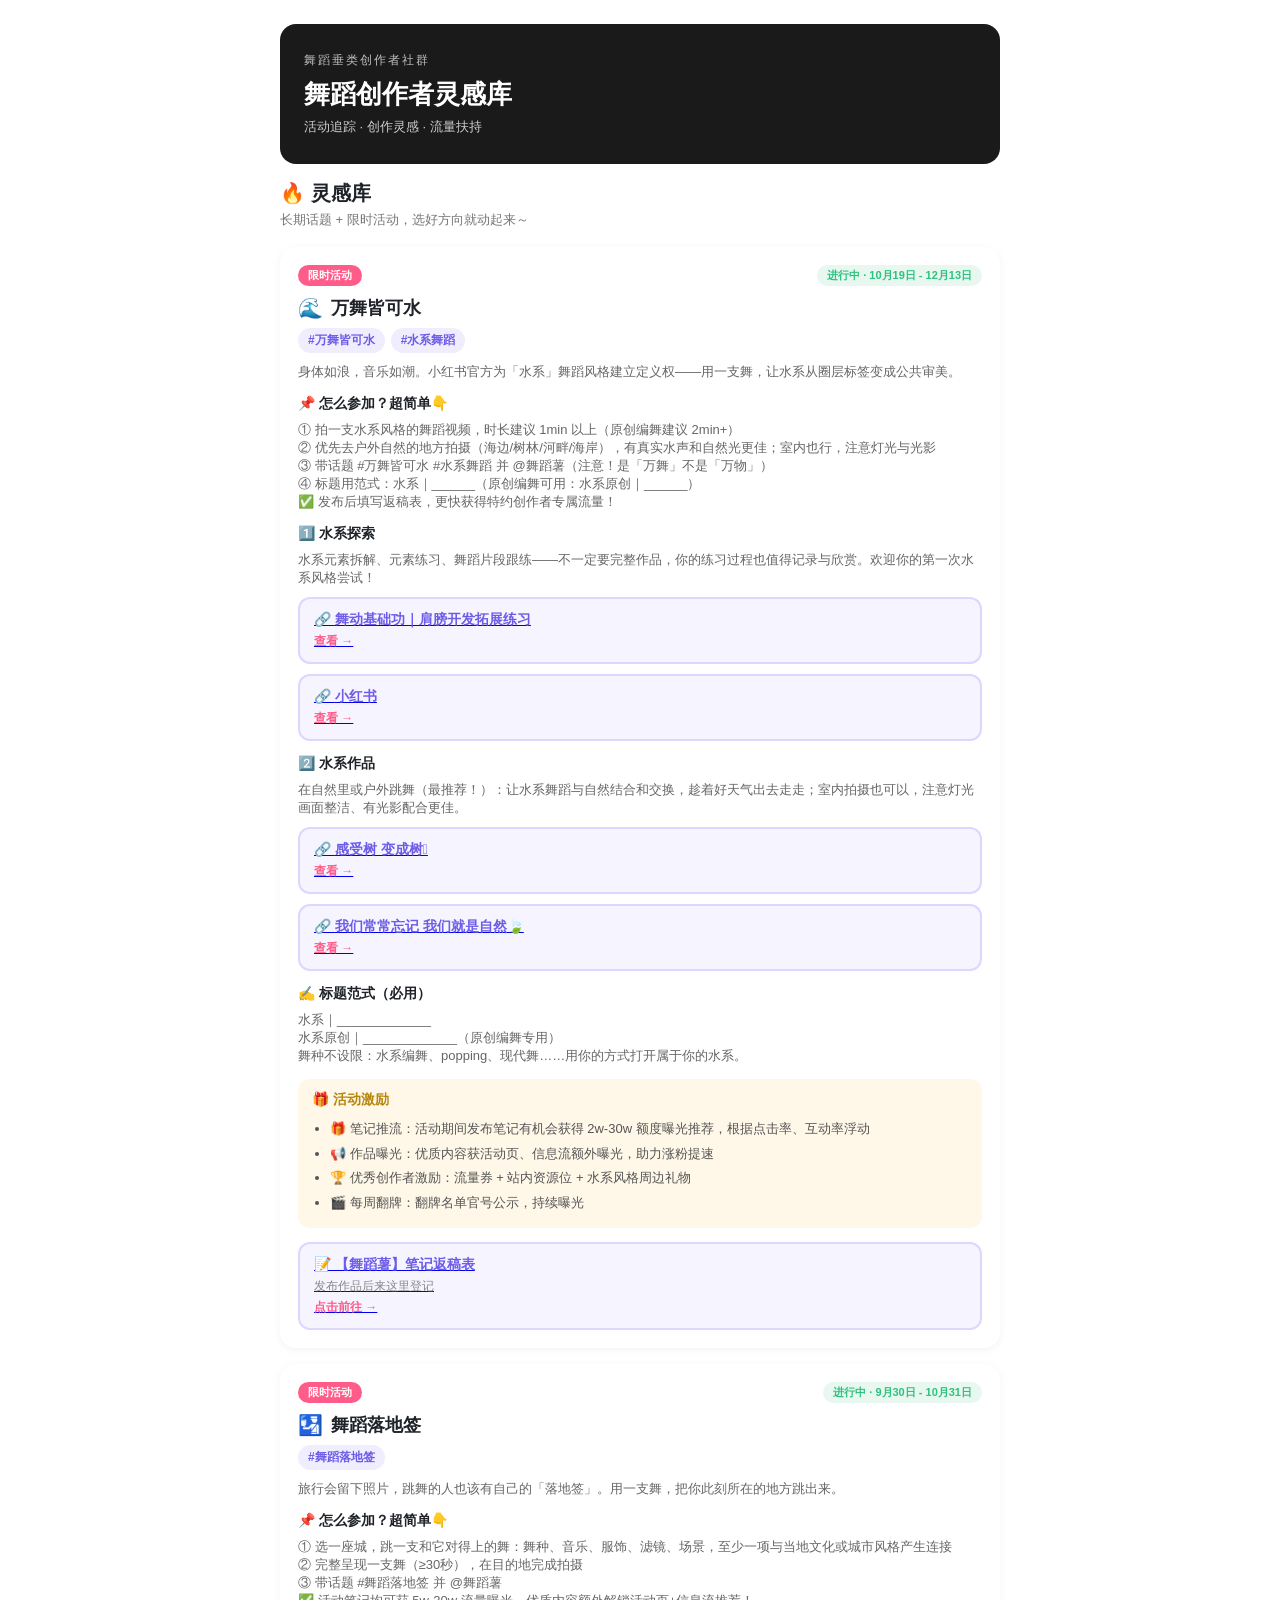
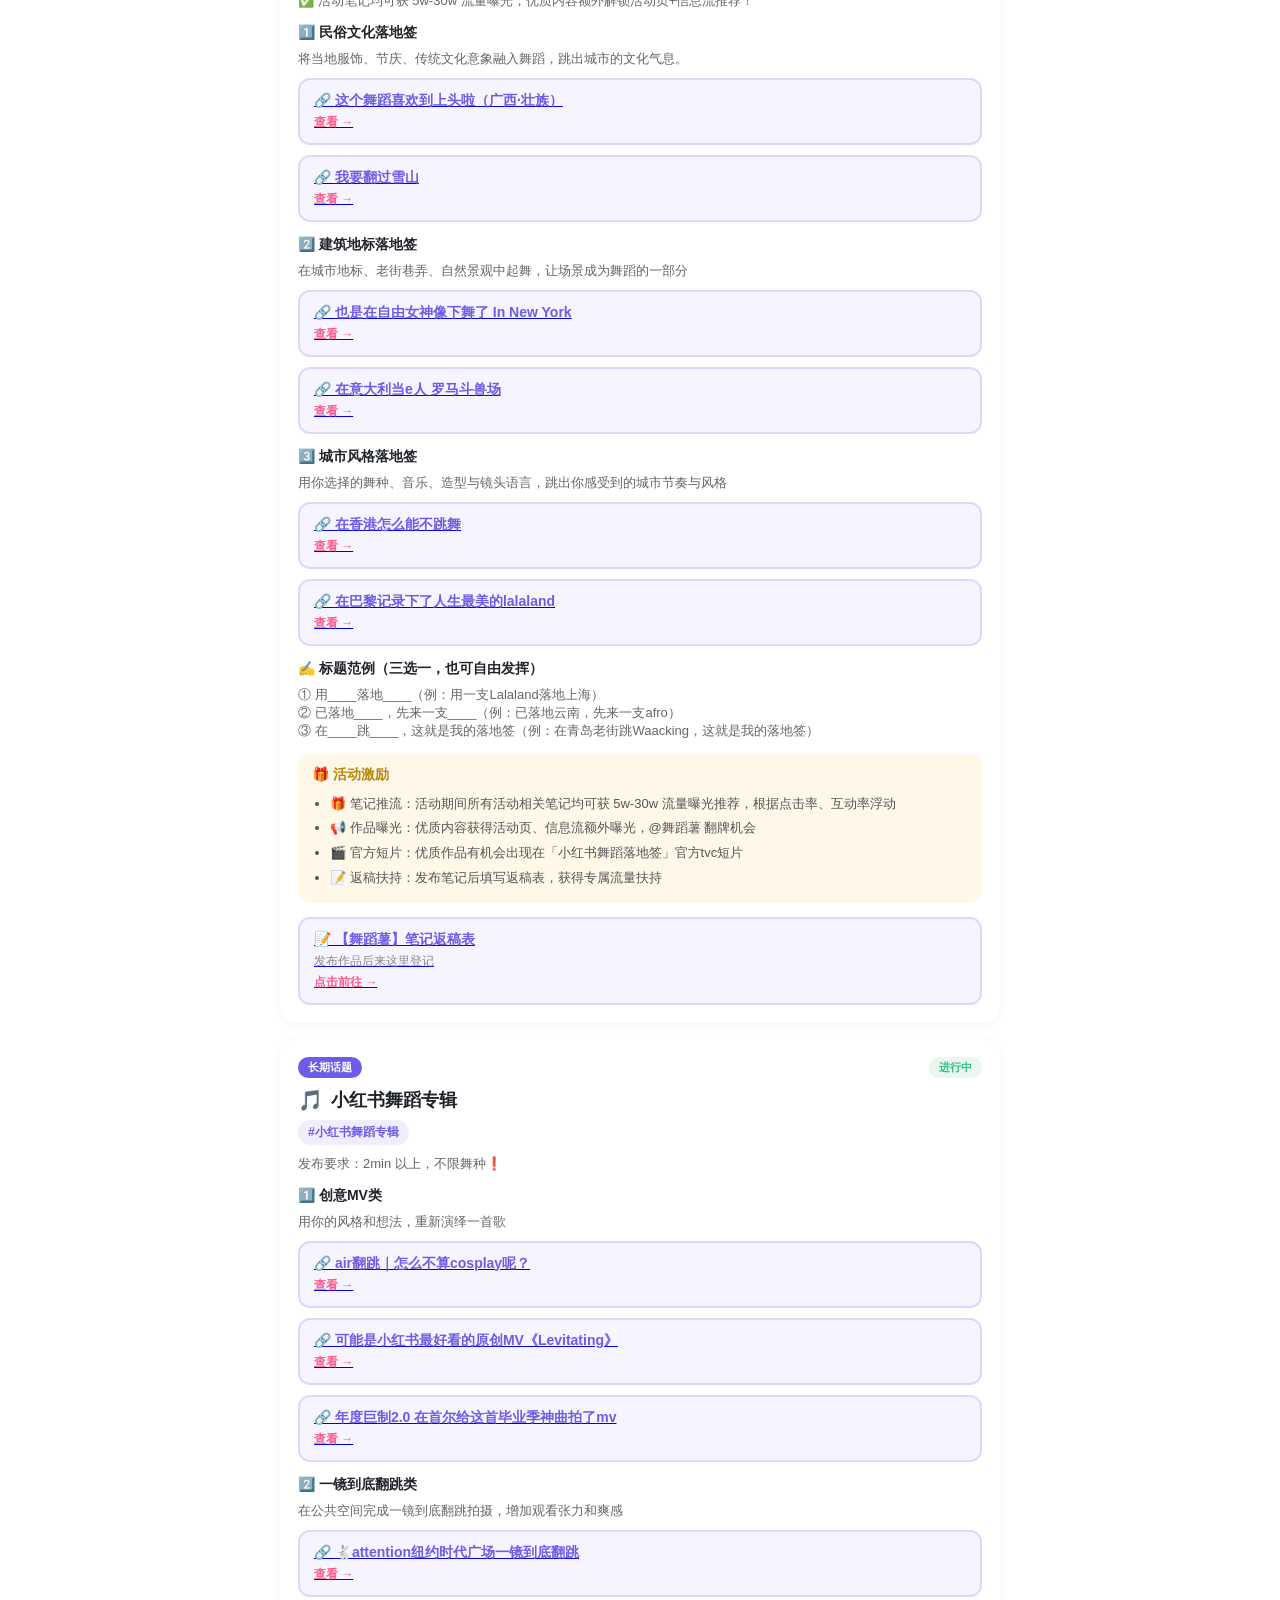
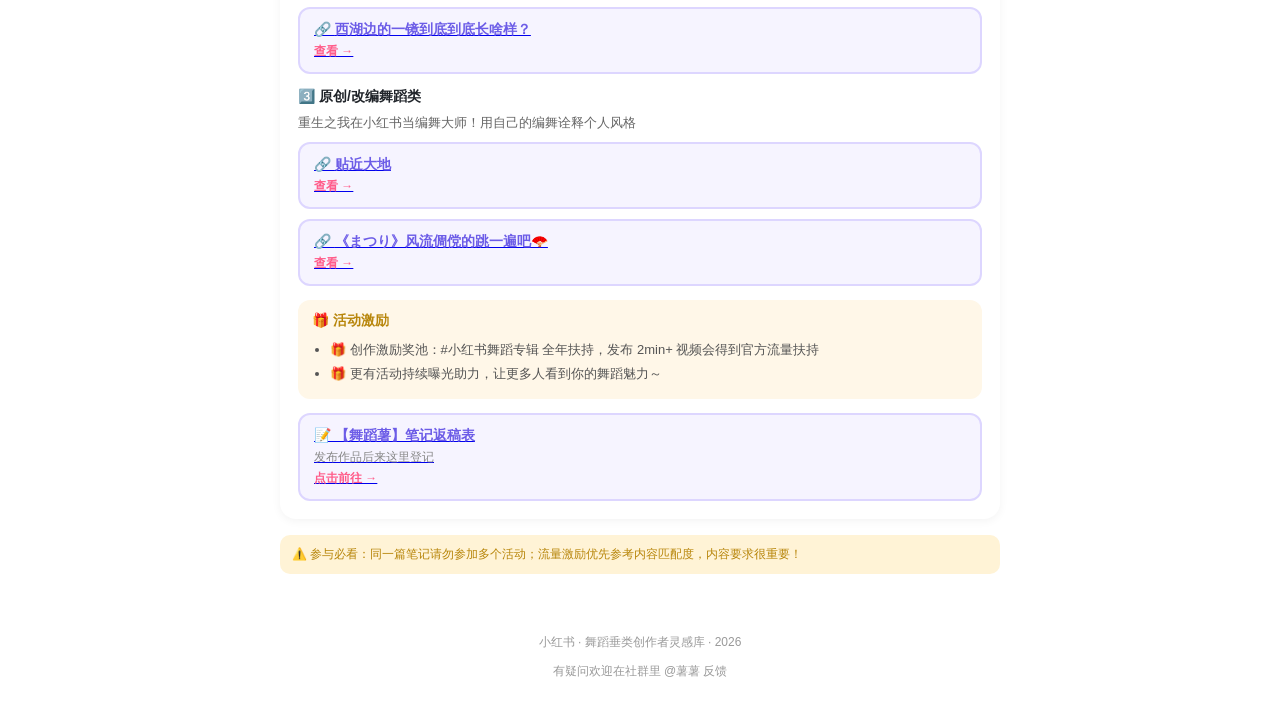
<file: index.html>
<!DOCTYPE html>
<html lang="zh-CN">
<head>
  <meta charset="UTF-8" />
  <meta name="viewport" content="width=device-width, initial-scale=1.0, viewport-fit=cover" />
  <title>舞蹈垂类创作者灵感库</title>
  <script type="module" crossorigin src="./assets/index.standalone-DanceHub2026v4.js"></script>
  <link rel="stylesheet" crossorigin href="./assets/style-BnEIqj7z.css">
</head>
<body>
  <div id="miniapp-root"></div>
</body>
</html>
</file>
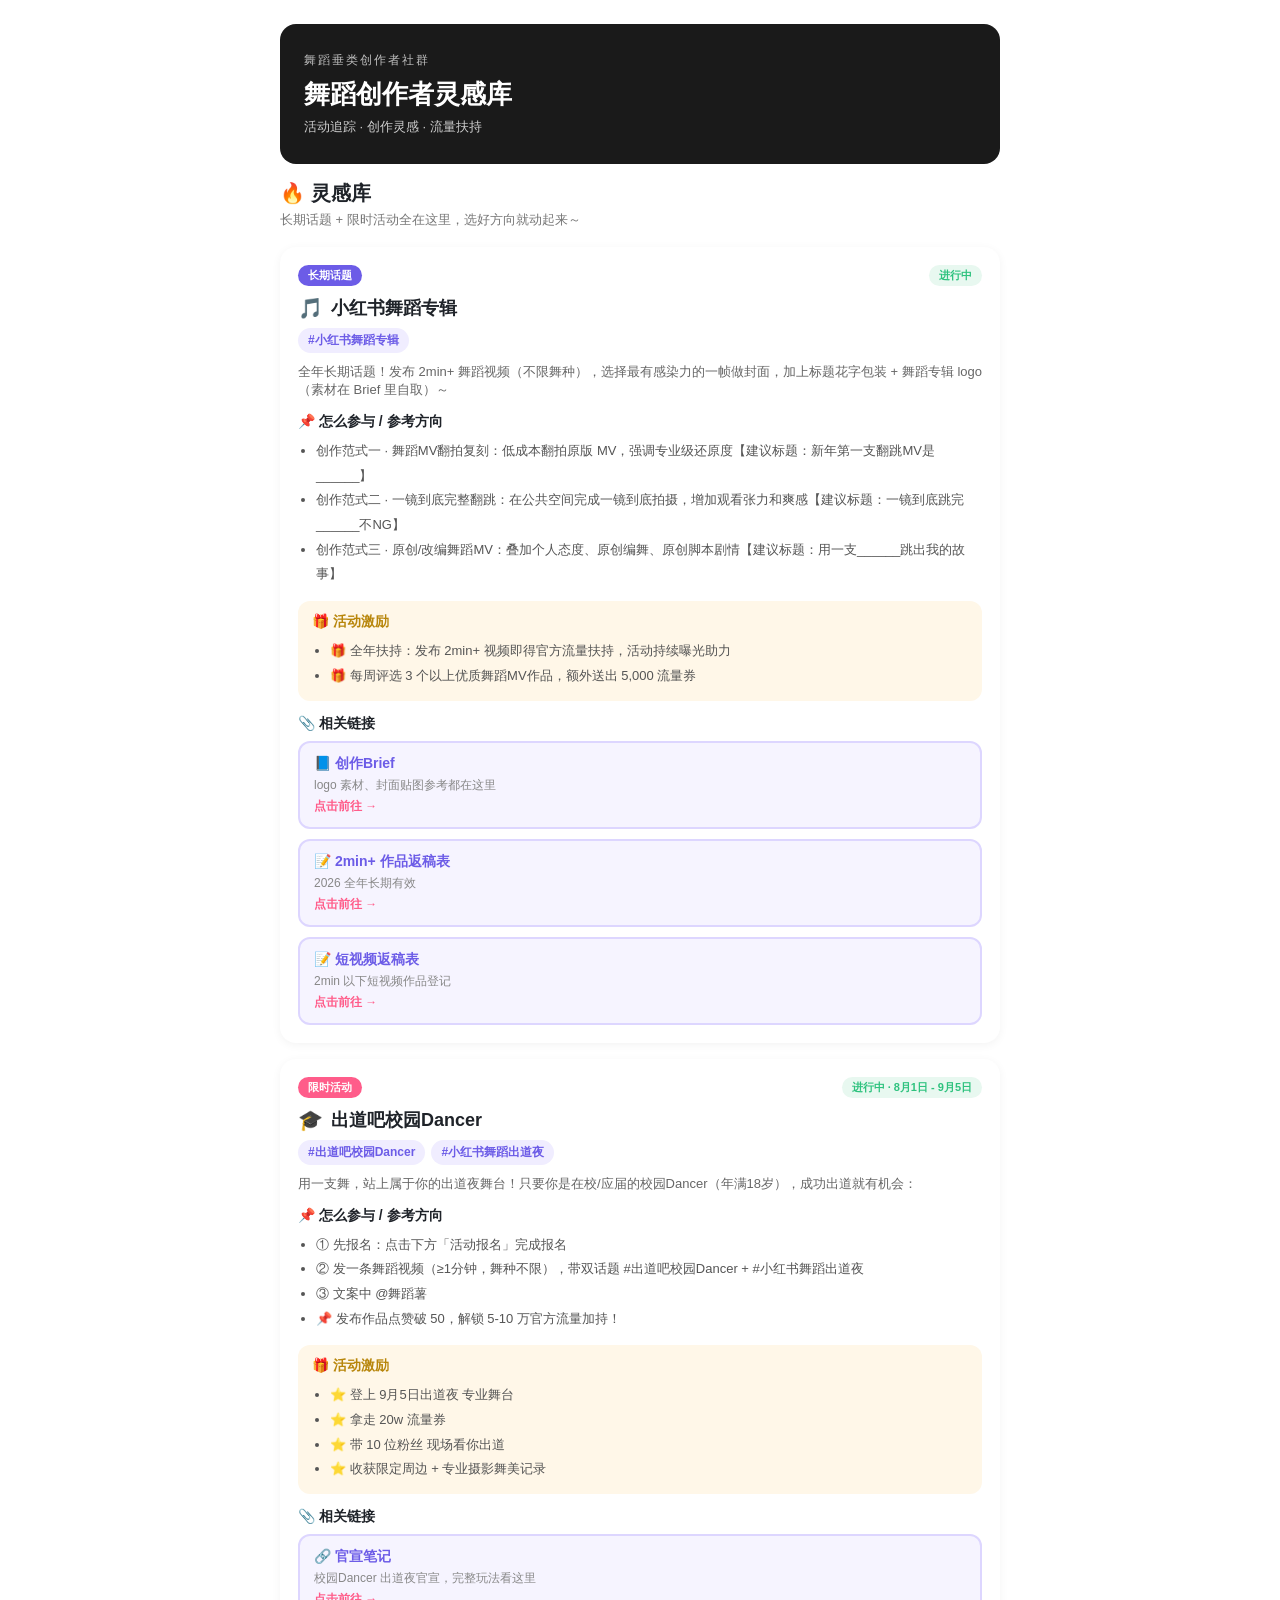
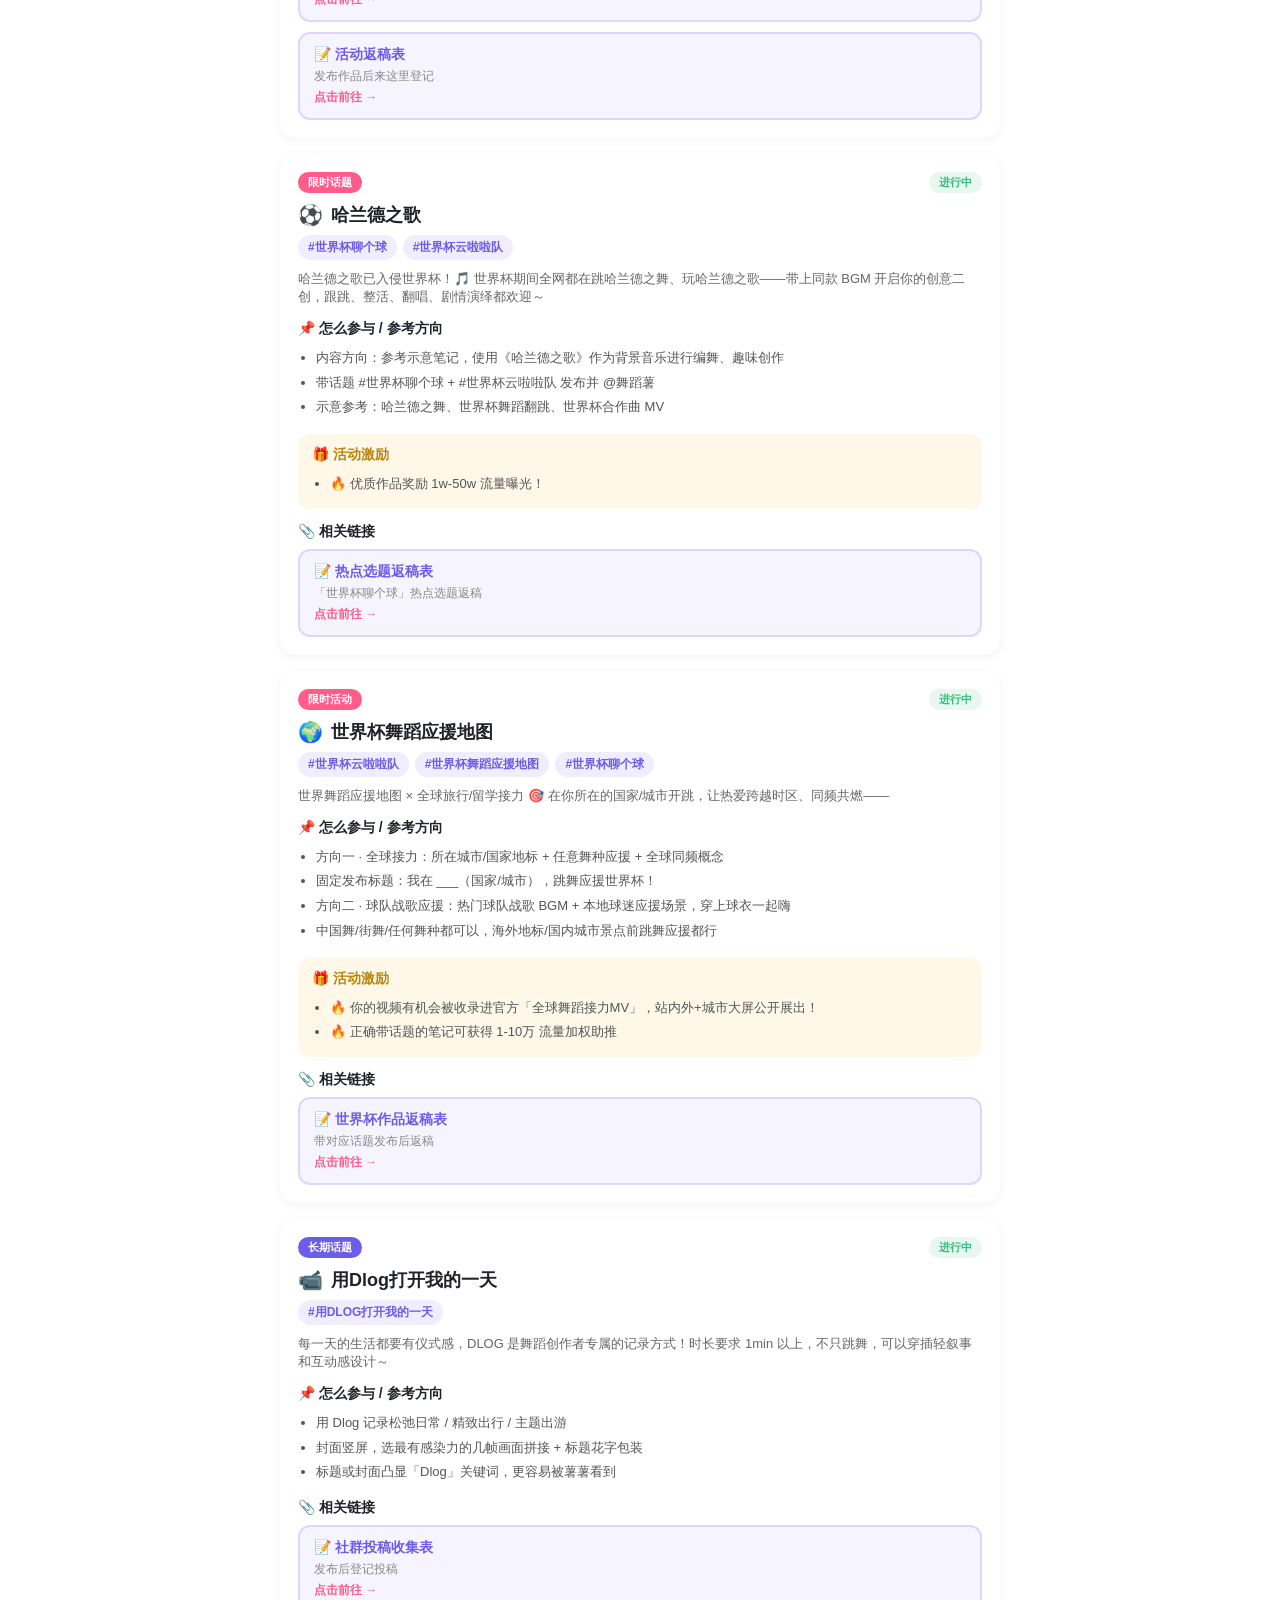
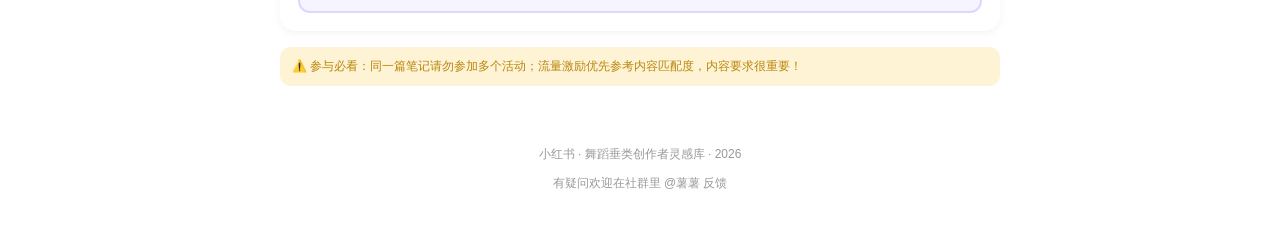
<file: index.standalone.html>
<!DOCTYPE html>
<html lang="zh-CN">
<head>
  <meta charset="UTF-8" />
  <meta name="viewport" content="width=device-width, initial-scale=1.0, viewport-fit=cover" />
  <title>舞蹈垂类创作者灵感库</title>
  <script type="module" crossorigin src="./assets/index.standalone-B8t1Ulfy.js"></script>
  <link rel="stylesheet" crossorigin href="./assets/style-BnEIqj7z.css">
</head>
<body>
  <div id="miniapp-root"></div>
</body>
</html>
</file>
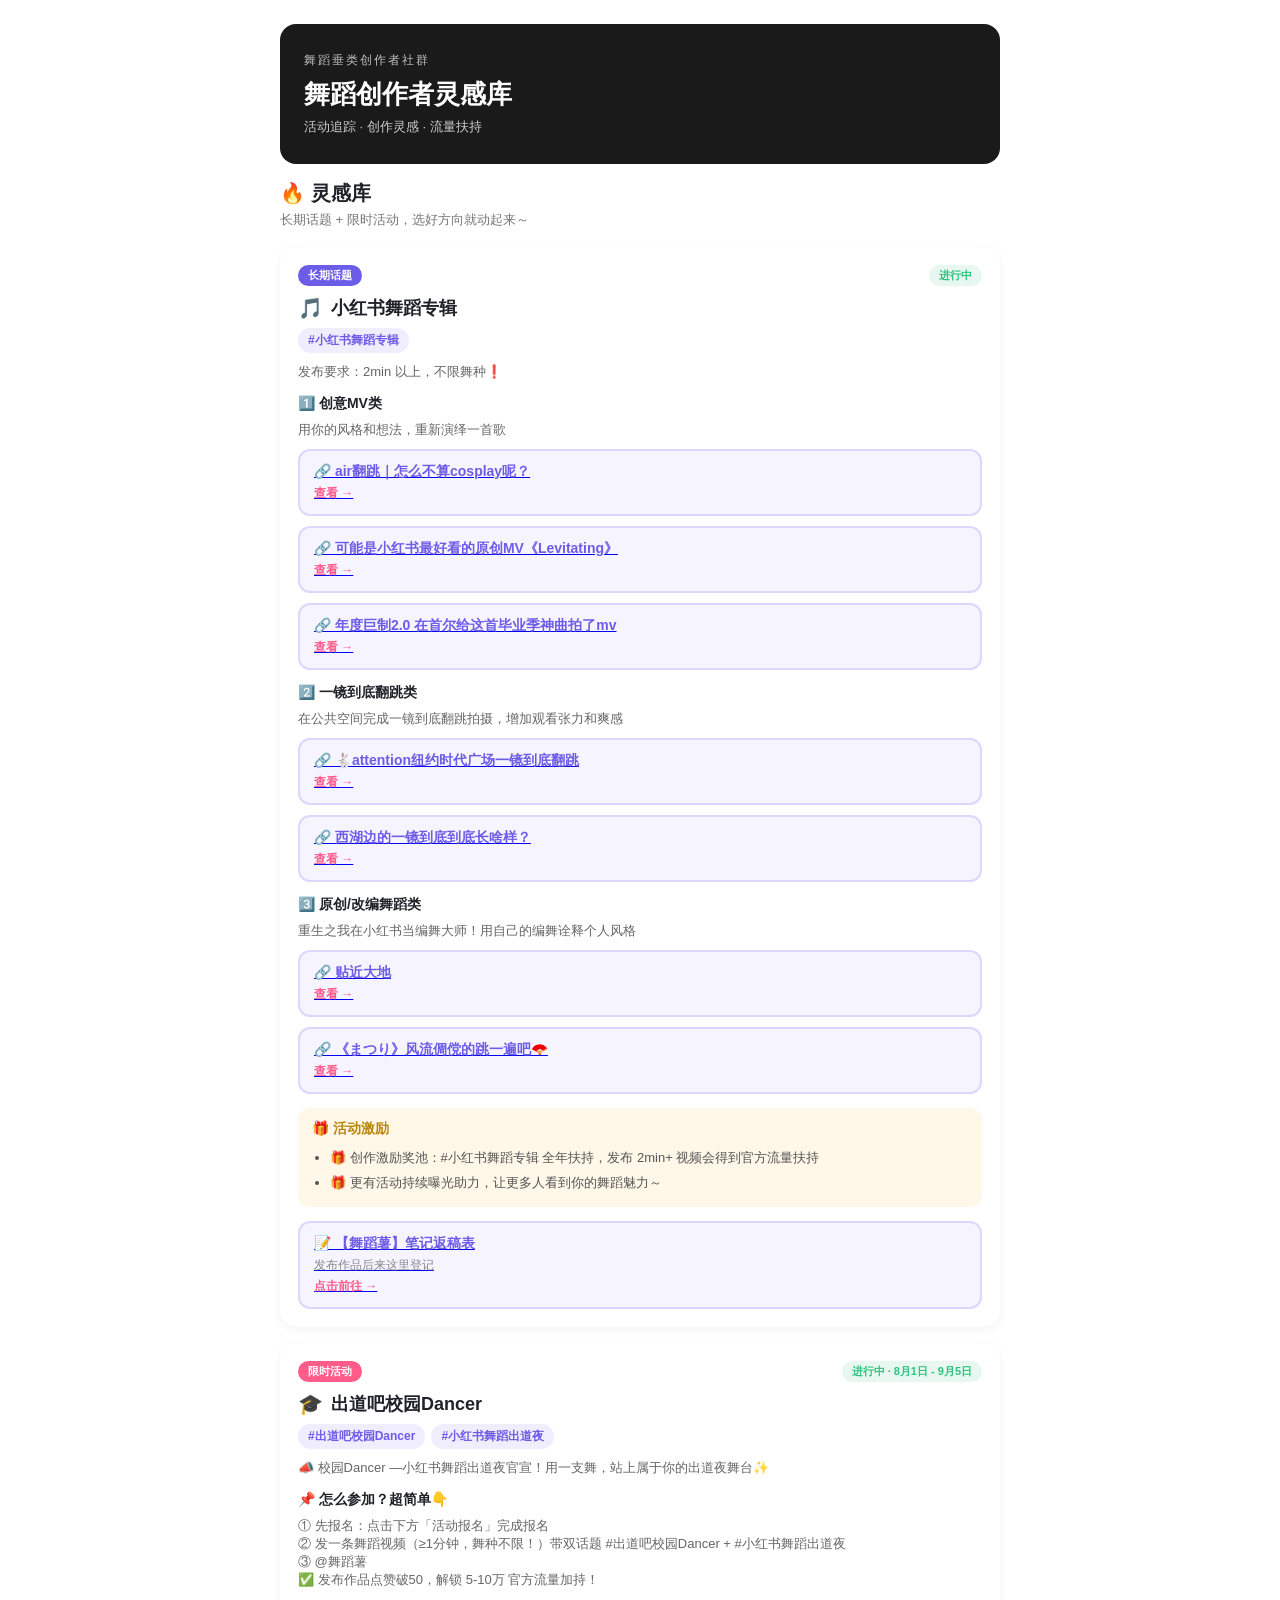
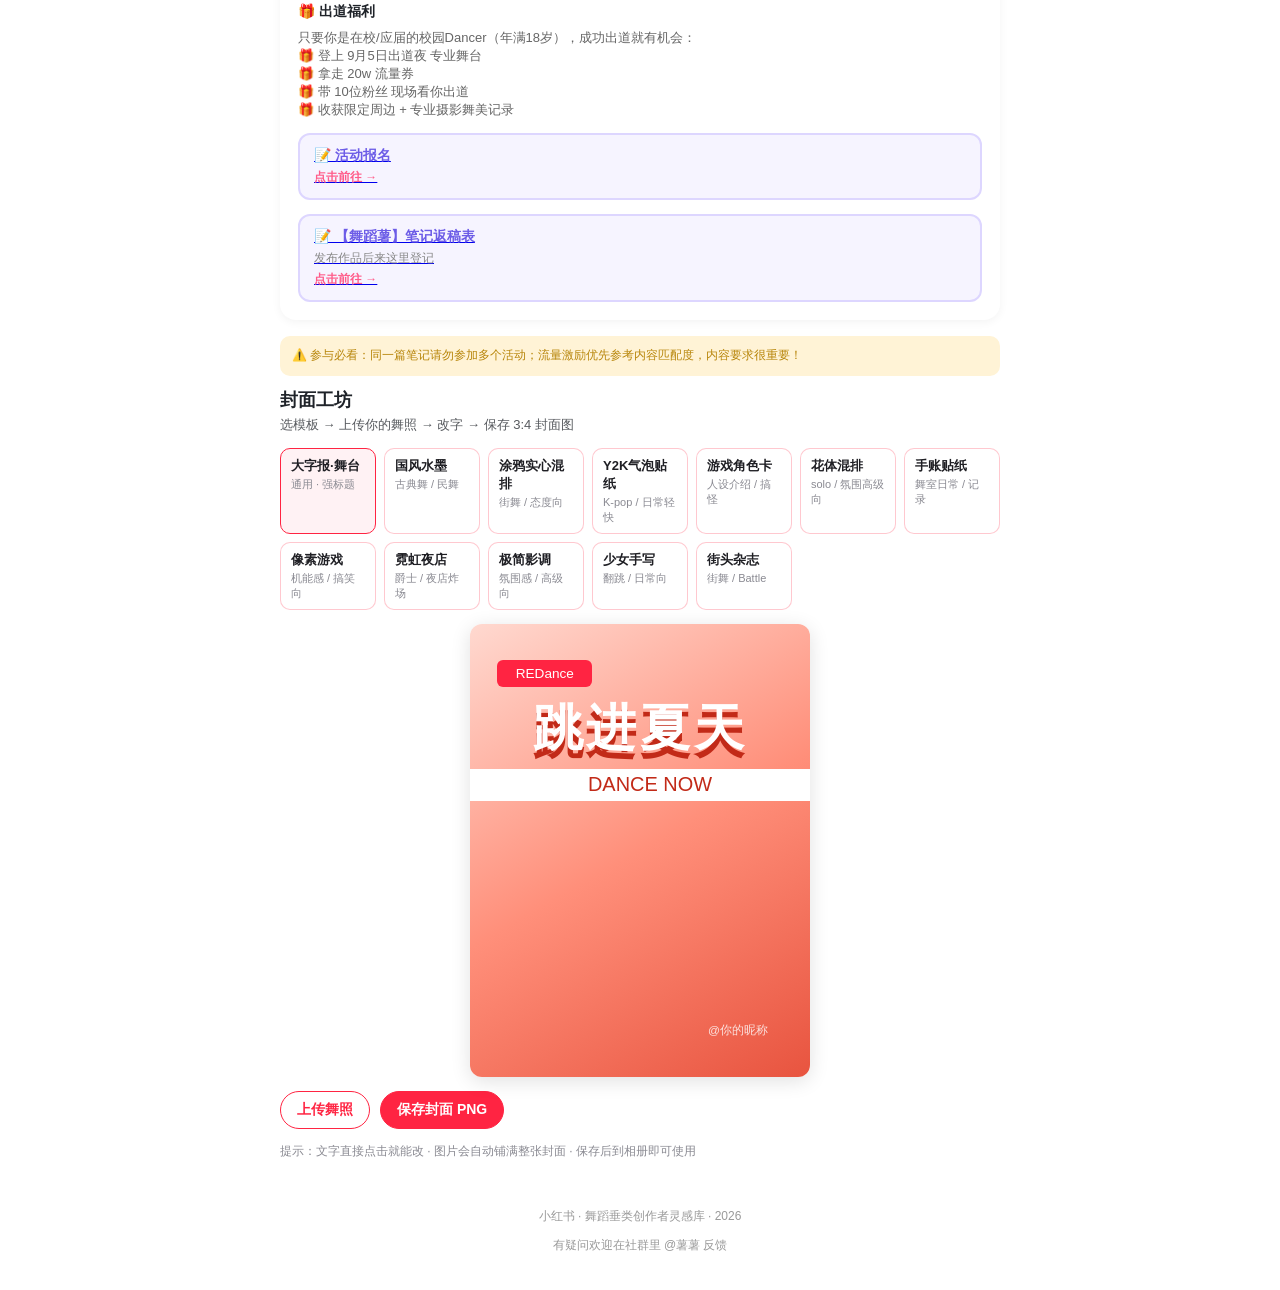
<file: cover-beta/index.standalone.html>
<!DOCTYPE html>
<html lang="zh-CN">
<head>
  <meta charset="UTF-8" />
  <meta name="viewport" content="width=device-width, initial-scale=1.0, viewport-fit=cover" />
  <title>舞蹈垂类创作者灵感库</title>
  <script type="module" crossorigin src="./assets/index.standalone-DFAHozJg.js"></script>
  <link rel="stylesheet" crossorigin href="./assets/style-D-GwTSu2.css">
</head>
<body>
  <div id="miniapp-root"></div>
</body>
</html>
</file>
<file: assets/style-BnEIqj7z.css>
.dance-hub{--hub-yellow: #ffd93d;--hub-pink: #ff5c8a;--hub-green: #2ec27e;--hub-purple: #6c5ce7;--hub-ink: #1a1a1a;--hub-bg: #f7f7f5;max-width:760px;margin:0 auto;padding:20px 16px 40px;font-family:-apple-system,PingFang SC,Helvetica Neue,sans-serif;color:var(--hub-ink)}.hub-header{background:var(--hub-ink);color:#fff;border-radius:16px;padding:28px 24px;margin-bottom:16px}.hub-breadcrumb{font-size:12px;opacity:.72;letter-spacing:2px;margin-bottom:8px}.hub-title{font-size:26px;font-weight:800;margin:0 0 6px}.hub-subtitle{font-size:13px;opacity:.78;margin:0}.tab-nav{display:flex;gap:10px;margin-bottom:20px}.tab-card{flex:1;display:flex;flex-direction:column;align-items:flex-start;gap:3px;background:#faf8f3;border:2px solid #e3e3dd;border-radius:14px;padding:14px 14px 12px;cursor:pointer;transition:border-color .15s ease,transform .15s ease,box-shadow .15s ease,background .15s ease;text-align:left;font-family:inherit}.tab-card--activity{background:#fff0f4;border-color:#ffc9d9}.tab-card--support{background:#f0f9f4;border-color:#bfe8d0}.tab-card:hover{transform:translateY(-2px);box-shadow:0 3px 10px #00000012}.tab-card--activity:hover{border-color:var(--hub-pink)}.tab-card--support:hover{border-color:var(--hub-green)}.tab-card--active{border-color:var(--hub-ink);background:#fffbe6;box-shadow:0 3px 12px #00000014}.tab-card__icon{font-size:20px}.tab-card__label{font-size:15px;font-weight:700;color:var(--hub-ink)}.tab-card__desc{font-size:11px;color:#888}.tab-panel{animation:fadeIn .25s ease}@keyframes fadeIn{0%{opacity:0;transform:translateY(6px)}to{opacity:1;transform:translateY(0)}}.panel-intro h2{font-size:20px;font-weight:800;margin:0 0 4px}.panel-intro p{font-size:13px;color:#777;margin:0 0 18px}.activity-grid{display:flex;flex-direction:column;gap:12px;margin-bottom:18px}.act-subtabs{display:flex;flex-wrap:wrap;gap:8px;margin-bottom:16px}.act-subtab{display:inline-flex;align-items:center;gap:6px;background:#fff;border:2px solid #e3e3dd;border-radius:999px;padding:8px 14px;font-size:13px;font-weight:700;color:#555;cursor:pointer;font-family:inherit;transition:all .15s ease}.act-subtab:hover{border-color:var(--hub-pink);color:var(--hub-pink);transform:translateY(-1px)}.act-subtab--active,.act-subtab--active span,.act-subtab--active *{background:#ff5c8a!important;border-color:#ff5c8a!important;color:#fff!important;text-shadow:none!important;opacity:1!important}.act-subtab--active .act-subtab__emoji{background:transparent!important}.act-subtab__emoji{font-size:15px}.activity-detail{background:#fff;border-radius:16px;padding:18px;box-shadow:0 2px 10px #0000000d;animation:fadeIn .25s ease}.activity-detail__title{font-size:18px;font-weight:800;margin:4px 0 8px;display:flex;align-items:center;gap:8px}.activity-detail__topics{display:flex;flex-wrap:wrap;gap:6px;margin-bottom:10px}.topic-chip{font-size:12px;font-weight:700;color:var(--hub-purple);background:#f0edff;border-radius:999px;padding:4px 10px}.activity-detail__section{margin-top:14px}.activity-detail__section-title{font-size:14px;font-weight:800;margin:0 0 8px}.activity-detail__section--reward{background:#fff7e8;border-radius:12px;padding:12px 14px}.activity-detail__section--reward .activity-detail__section-title{color:#b8860b}.link-cards{display:flex;flex-direction:column;gap:10px}.link-card{display:flex;flex-direction:column;align-items:flex-start;gap:4px;background:#f6f4ff;border:2px solid #ddd6ff;border-radius:12px;padding:12px 14px;cursor:pointer;font-family:inherit;text-align:left;transition:all .15s ease}.link-card:hover{border-color:var(--hub-purple);transform:translateY(-1px);box-shadow:0 3px 10px #6c5ce726}.link-card__label{font-size:14px;font-weight:800;color:var(--hub-purple)}.link-card__desc{font-size:12px;color:#888}.link-card__go{font-size:12px;font-weight:700;color:var(--hub-pink)}.no-form-tip{margin-top:14px;background:#e8f8f0;color:var(--hub-green);font-size:13px;font-weight:700;border-radius:10px;padding:10px 14px;text-align:center}.activity-notice{margin-top:14px;font-size:12px;color:#b8860b;background:#fff3d6;border-radius:10px;padding:10px 12px;line-height:1.6}.cta-row--inline{margin-top:16px}.activity-card{background:#fff;border-radius:16px;padding:18px;box-shadow:0 2px 10px #0000000d}.activity-card__head{display:flex;justify-content:space-between;margin-bottom:10px}.activity-badge{font-size:11px;font-weight:700;padding:3px 10px;border-radius:999px;color:#fff}.activity-badge--long{background:var(--hub-purple)}.activity-badge--flash{background:var(--hub-pink)}.activity-status{font-size:11px;font-weight:700;padding:3px 10px;border-radius:999px}.activity-status--live{background:#e8f8f0;color:var(--hub-green)}.activity-status--soon{background:#fff3d6;color:#b8860b}.activity-card__title{font-size:17px;font-weight:800;margin:0 0 6px;display:flex;align-items:center;gap:8px}.activity-card__emoji{font-size:20px}.activity-card__tagline{font-size:13px;color:#666;margin:0 0 10px}.activity-card__directions{margin:0;padding-left:18px;font-size:13px;color:#555;line-height:1.9}.topic-list{display:flex;flex-direction:column;gap:12px}.topic-card{display:flex;gap:14px;background:#fff;border-radius:16px;padding:18px;box-shadow:0 2px 10px #0000000d}.topic-card__rank{flex-shrink:0;width:40px;height:40px;border-radius:50%;background:var(--hub-yellow);display:flex;align-items:center;justify-content:center;font-weight:800;font-size:15px}.topic-card__body{flex:1;min-width:0}.topic-card__title{font-size:16px;font-weight:800;margin:0 0 6px;display:flex;gap:6px;align-items:center}.topic-card__why{font-size:12px;color:#888;background:#f4f4f2;border-radius:8px;padding:8px 10px;margin:0 0 8px}.topic-card__angles{margin:0 0 8px;padding-left:18px;font-size:13px;color:#555;line-height:1.8}.topic-card__refs{display:flex;flex-wrap:wrap;gap:8px}.ref-link{font-size:12px;color:var(--hub-purple);background:#f0edff;border:none;border-radius:999px;padding:5px 12px;cursor:pointer;font-family:inherit}.support-block{background:#fff;border-radius:16px;padding:18px;margin-bottom:14px;box-shadow:0 2px 10px #0000000d}.support-block__title{font-size:16px;font-weight:800;margin:0 0 12px;display:flex;align-items:center;gap:8px}.support-block__no{display:inline-flex;align-items:center;justify-content:center;min-width:28px;height:28px;border-radius:8px;font-size:13px;color:#fff}.support-block:nth-of-type(1) .support-block__no{background:var(--hub-pink)}.support-block:nth-of-type(2) .support-block__no{background:var(--hub-green)}.tier-table{display:flex;flex-direction:column;gap:8px}.tier-row{display:flex;flex-wrap:wrap;align-items:center;gap:6px 12px;background:#fafaf8;border-radius:10px;padding:10px 14px;font-size:13px}.tier-row--hot{background:#fff3d6}.tier-row__name{flex-basis:100%;font-weight:800;font-size:13.5px}.tier-row__condition{flex:1 1 55%;color:#666}.tier-row__reward{flex:1 1 100%;font-weight:700;color:var(--hub-pink)}.support-block--rules{background:#f4f4f2;box-shadow:none}.rules-list{margin:0;padding-left:18px;font-size:12.5px;color:#666;line-height:1.9}.cta-row{display:flex;justify-content:center;gap:12px;margin-top:20px}.cta-btn{border:none;border-radius:999px;padding:12px 28px;font-size:15px;font-weight:800;cursor:pointer;font-family:inherit;transition:transform .15s ease}.cta-btn:hover{transform:translateY(-2px)}.cta-btn--green{background:var(--hub-green);color:#fff}.cta-btn--black{background:var(--hub-ink);color:#fff}.weekly-form-entry{margin-top:20px;text-align:center}.weekly-form-entry__tip{margin-top:8px;font-size:12px;color:#999}.cta-btn--disabled{opacity:.55;cursor:not-allowed}.cta-btn--disabled:hover{transform:none}.hub-footer{text-align:center;margin-top:36px;font-size:12px;color:#999}.hub-footer-tip{margin-top:4px}@media (max-width: 480px){.tab-nav{flex-direction:column}.tier-row__condition{flex-basis:100%}}.miniapp-root{display:flex;flex-direction:column;height:100%;min-height:320px;padding:16px 20px;box-sizing:border-box;color:var(--dibp-text-primary, #1f2329);background:var(--dibp-bg, #ffffff);font-family:-apple-system,BlinkMacSystemFont,PingFang SC,Helvetica Neue,Arial,sans-serif}.miniapp-header{border-bottom:1px solid var(--dibp-border, #e5e6eb);padding-bottom:12px;margin-bottom:16px}.miniapp-header h1{font-size:18px;font-weight:600;margin:0 0 4px}.miniapp-subtitle{font-size:12px;color:var(--dibp-text-secondary, #86909c);margin:0}.miniapp-main{flex:1;min-height:0}.miniapp-footer{margin-top:16px;padding-top:12px;border-top:1px dashed var(--dibp-border, #e5e6eb);font-size:12px;color:var(--dibp-text-tertiary, #a9aeb8)}
</file>
<file: cover-beta/assets/style-D-GwTSu2.css>
.dance-hub{--hub-yellow: #ffd93d;--hub-pink: #ff5c8a;--hub-green: #2ec27e;--hub-purple: #6c5ce7;--hub-ink: #1a1a1a;--hub-bg: #f7f7f5;max-width:760px;margin:0 auto;padding:20px 16px 40px;font-family:-apple-system,PingFang SC,Helvetica Neue,sans-serif;color:var(--hub-ink)}.hub-header{background:var(--hub-ink);color:#fff;border-radius:16px;padding:28px 24px;margin-bottom:16px}.hub-breadcrumb{font-size:12px;opacity:.72;letter-spacing:2px;margin-bottom:8px}.hub-title{font-size:26px;font-weight:800;margin:0 0 6px}.hub-subtitle{font-size:13px;opacity:.78;margin:0}.tab-nav{display:flex;gap:10px;margin-bottom:20px}.tab-card{flex:1;display:flex;flex-direction:column;align-items:flex-start;gap:3px;background:#faf8f3;border:2px solid #e3e3dd;border-radius:14px;padding:14px 14px 12px;cursor:pointer;transition:border-color .15s ease,transform .15s ease,box-shadow .15s ease,background .15s ease;text-align:left;font-family:inherit}.tab-card--activity{background:#fff0f4;border-color:#ffc9d9}.tab-card--support{background:#f0f9f4;border-color:#bfe8d0}.tab-card:hover{transform:translateY(-2px);box-shadow:0 3px 10px #00000012}.tab-card--activity:hover{border-color:var(--hub-pink)}.tab-card--support:hover{border-color:var(--hub-green)}.tab-card--active{border-color:var(--hub-ink);background:#fffbe6;box-shadow:0 3px 12px #00000014}.tab-card__icon{font-size:20px}.tab-card__label{font-size:15px;font-weight:700;color:var(--hub-ink)}.tab-card__desc{font-size:11px;color:#888}.tab-panel{animation:fadeIn .25s ease}@keyframes fadeIn{0%{opacity:0;transform:translateY(6px)}to{opacity:1;transform:translateY(0)}}.panel-intro h2{font-size:20px;font-weight:800;margin:0 0 4px}.panel-intro p{font-size:13px;color:#777;margin:0 0 18px}.activity-grid{display:flex;flex-direction:column;gap:12px;margin-bottom:18px}.act-subtabs{display:flex;flex-wrap:wrap;gap:8px;margin-bottom:16px}.act-subtab{display:inline-flex;align-items:center;gap:6px;background:#fff;border:2px solid #e3e3dd;border-radius:999px;padding:8px 14px;font-size:13px;font-weight:700;color:#555;cursor:pointer;font-family:inherit;transition:all .15s ease}.act-subtab:hover{border-color:var(--hub-pink);color:var(--hub-pink);transform:translateY(-1px)}.act-subtab--active,.act-subtab--active span,.act-subtab--active *{background:#ff5c8a!important;border-color:#ff5c8a!important;color:#fff!important;text-shadow:none!important;opacity:1!important}.act-subtab--active .act-subtab__emoji{background:transparent!important}.act-subtab__emoji{font-size:15px}.activity-detail{background:#fff;border-radius:16px;padding:18px;box-shadow:0 2px 10px #0000000d;animation:fadeIn .25s ease}.activity-detail__title{font-size:18px;font-weight:800;margin:4px 0 8px;display:flex;align-items:center;gap:8px}.activity-detail__topics{display:flex;flex-wrap:wrap;gap:6px;margin-bottom:10px}.topic-chip{font-size:12px;font-weight:700;color:var(--hub-purple);background:#f0edff;border-radius:999px;padding:4px 10px}.activity-detail__section{margin-top:14px}.activity-detail__section-title{font-size:14px;font-weight:800;margin:0 0 8px}.activity-detail__section--reward{background:#fff7e8;border-radius:12px;padding:12px 14px}.activity-detail__section--reward .activity-detail__section-title{color:#b8860b}.link-cards{display:flex;flex-direction:column;gap:10px}.link-card{display:flex;flex-direction:column;align-items:flex-start;gap:4px;background:#f6f4ff;border:2px solid #ddd6ff;border-radius:12px;padding:12px 14px;cursor:pointer;font-family:inherit;text-align:left;transition:all .15s ease}.link-card:hover{border-color:var(--hub-purple);transform:translateY(-1px);box-shadow:0 3px 10px #6c5ce726}.link-card__label{font-size:14px;font-weight:800;color:var(--hub-purple)}.link-card__desc{font-size:12px;color:#888}.link-card__go{font-size:12px;font-weight:700;color:var(--hub-pink)}.no-form-tip{margin-top:14px;background:#e8f8f0;color:var(--hub-green);font-size:13px;font-weight:700;border-radius:10px;padding:10px 14px;text-align:center}.activity-notice{margin-top:14px;font-size:12px;color:#b8860b;background:#fff3d6;border-radius:10px;padding:10px 12px;line-height:1.6}.cta-row--inline{margin-top:16px}.activity-card{background:#fff;border-radius:16px;padding:18px;box-shadow:0 2px 10px #0000000d}.activity-card__head{display:flex;justify-content:space-between;margin-bottom:10px}.activity-badge{font-size:11px;font-weight:700;padding:3px 10px;border-radius:999px;color:#fff}.activity-badge--long{background:var(--hub-purple)}.activity-badge--flash{background:var(--hub-pink)}.activity-status{font-size:11px;font-weight:700;padding:3px 10px;border-radius:999px}.activity-status--live{background:#e8f8f0;color:var(--hub-green)}.activity-status--soon{background:#fff3d6;color:#b8860b}.activity-card__title{font-size:17px;font-weight:800;margin:0 0 6px;display:flex;align-items:center;gap:8px}.activity-card__emoji{font-size:20px}.activity-card__tagline{font-size:13px;color:#666;margin:0 0 10px}.activity-card__directions{margin:0;padding-left:18px;font-size:13px;color:#555;line-height:1.9}.topic-list{display:flex;flex-direction:column;gap:12px}.topic-card{display:flex;gap:14px;background:#fff;border-radius:16px;padding:18px;box-shadow:0 2px 10px #0000000d}.topic-card__rank{flex-shrink:0;width:40px;height:40px;border-radius:50%;background:var(--hub-yellow);display:flex;align-items:center;justify-content:center;font-weight:800;font-size:15px}.topic-card__body{flex:1;min-width:0}.topic-card__title{font-size:16px;font-weight:800;margin:0 0 6px;display:flex;gap:6px;align-items:center}.topic-card__why{font-size:12px;color:#888;background:#f4f4f2;border-radius:8px;padding:8px 10px;margin:0 0 8px}.topic-card__angles{margin:0 0 8px;padding-left:18px;font-size:13px;color:#555;line-height:1.8}.topic-card__refs{display:flex;flex-wrap:wrap;gap:8px}.ref-link{font-size:12px;color:var(--hub-purple);background:#f0edff;border:none;border-radius:999px;padding:5px 12px;cursor:pointer;font-family:inherit}.support-block{background:#fff;border-radius:16px;padding:18px;margin-bottom:14px;box-shadow:0 2px 10px #0000000d}.support-block__title{font-size:16px;font-weight:800;margin:0 0 12px;display:flex;align-items:center;gap:8px}.support-block__no{display:inline-flex;align-items:center;justify-content:center;min-width:28px;height:28px;border-radius:8px;font-size:13px;color:#fff}.support-block:nth-of-type(1) .support-block__no{background:var(--hub-pink)}.support-block:nth-of-type(2) .support-block__no{background:var(--hub-green)}.tier-table{display:flex;flex-direction:column;gap:8px}.tier-row{display:flex;flex-wrap:wrap;align-items:center;gap:6px 12px;background:#fafaf8;border-radius:10px;padding:10px 14px;font-size:13px}.tier-row--hot{background:#fff3d6}.tier-row__name{flex-basis:100%;font-weight:800;font-size:13.5px}.tier-row__condition{flex:1 1 55%;color:#666}.tier-row__reward{flex:1 1 100%;font-weight:700;color:var(--hub-pink)}.support-block--rules{background:#f4f4f2;box-shadow:none}.rules-list{margin:0;padding-left:18px;font-size:12.5px;color:#666;line-height:1.9}.cta-row{display:flex;justify-content:center;gap:12px;margin-top:20px}.cta-btn{border:none;border-radius:999px;padding:12px 28px;font-size:15px;font-weight:800;cursor:pointer;font-family:inherit;transition:transform .15s ease}.cta-btn:hover{transform:translateY(-2px)}.cta-btn--green{background:var(--hub-green);color:#fff}.cta-btn--black{background:var(--hub-ink);color:#fff}.weekly-form-entry{margin-top:20px;text-align:center}.weekly-form-entry__tip{margin-top:8px;font-size:12px;color:#999}.cta-btn--disabled{opacity:.55;cursor:not-allowed}.cta-btn--disabled:hover{transform:none}.hub-footer{text-align:center;margin-top:36px;font-size:12px;color:#999}.hub-footer-tip{margin-top:4px}@media(max-width:480px){.tab-nav{flex-direction:column}.tier-row__condition{flex-basis:100%}}.cover-studio{display:flex;flex-direction:column;gap:14px}.cs-head h3{margin:0;font-size:18px;font-weight:600}.cs-head p{margin:4px 0 0;font-size:13px;opacity:.75}.cs-templates{display:grid;grid-template-columns:repeat(auto-fill,minmax(96px,1fr));gap:8px}.cs-tpl{display:flex;flex-direction:column;gap:2px;padding:8px 10px;border:1.5px solid rgba(255,36,66,.25);border-radius:10px;background:#fff;cursor:pointer;text-align:left}.cs-tpl--active{border-color:#ff2442;background:#ff24420f}.cs-tpl__name{font-size:13px;font-weight:600;color:#1f1f24}.cs-tpl__scene{font-size:11px;color:#8a8a92}.cs-stage-wrap{display:flex;justify-content:center}.cs-stage{width:100%;max-width:340px}.cs-canvas{width:100%;max-width:340px;border-radius:12px;overflow:hidden;box-shadow:0 4px 20px #0000001f;container-type:size}.cs-userimg{position:absolute;inset:0;width:100%;height:100%;object-fit:cover}.cs-canvas>div{cursor:text}.cs-edit{position:absolute;background:#fff3;border:1.5px dashed #ff2442;outline:none;resize:none;overflow:hidden}.cs-controls{display:flex;flex-wrap:wrap;gap:10px;align-items:center}.cs-btn{padding:9px 16px;border-radius:99px;border:1.5px solid #ff2442;background:#fff;color:#ff2442;font-size:14px;font-weight:600;cursor:pointer}.cs-btn--primary{background:#ff2442;color:#fff}.cs-btn--ghost{border-color:#ccc;color:#666}.cs-slider{display:flex;flex-direction:column;font-size:12px;color:#8a8a92;gap:2px}.cs-tip{font-size:12px;color:#8a8a92;margin:0}.miniapp-root{display:flex;flex-direction:column;height:100%;min-height:320px;padding:16px 20px;box-sizing:border-box;color:var(--dibp-text-primary, #1f2329);background:var(--dibp-bg, #ffffff);font-family:-apple-system,BlinkMacSystemFont,PingFang SC,Helvetica Neue,Arial,sans-serif}.miniapp-header{border-bottom:1px solid var(--dibp-border, #e5e6eb);padding-bottom:12px;margin-bottom:16px}.miniapp-header h1{font-size:18px;font-weight:600;margin:0 0 4px}.miniapp-subtitle{font-size:12px;color:var(--dibp-text-secondary, #86909c);margin:0}.miniapp-main{flex:1;min-height:0}.miniapp-footer{margin-top:16px;padding-top:12px;border-top:1px dashed var(--dibp-border, #e5e6eb);font-size:12px;color:var(--dibp-text-tertiary, #a9aeb8)}
</file>
